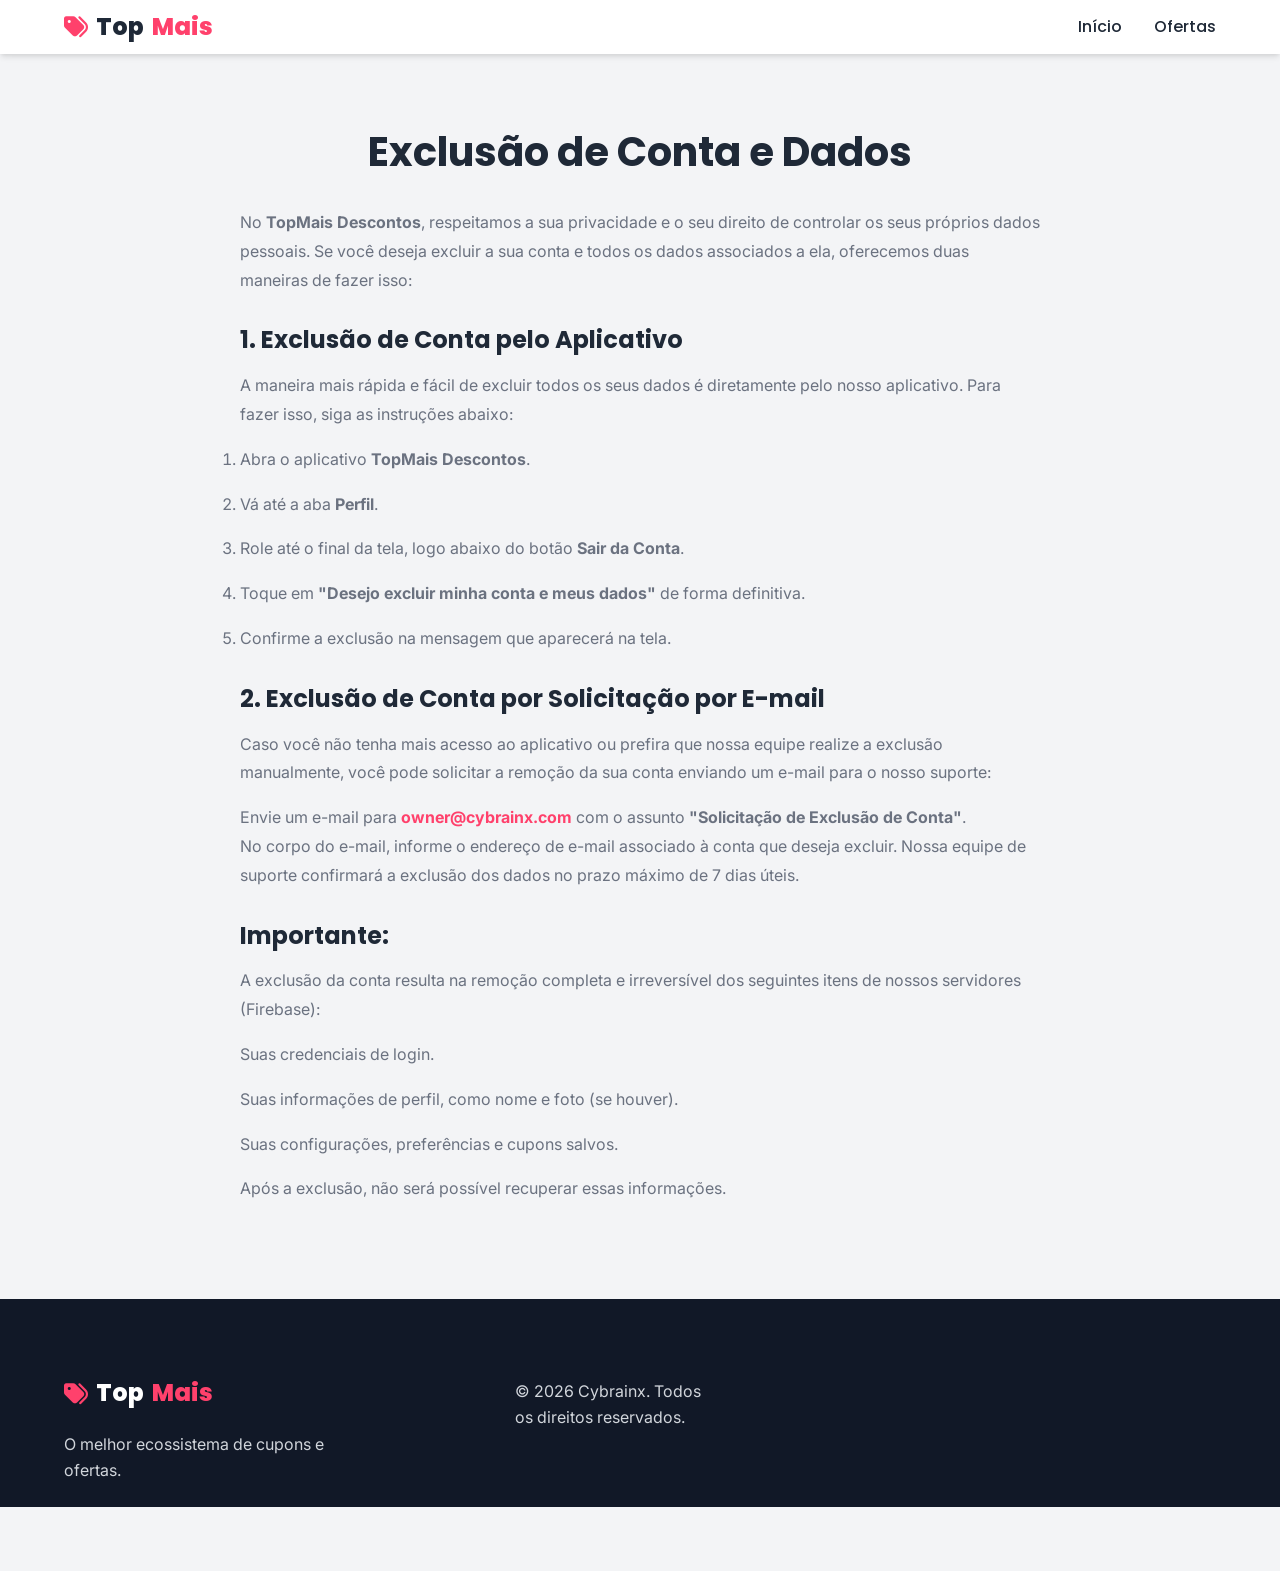
<file: delete-account.html>
<!DOCTYPE html>
<html lang="pt-BR">

<head>
    <meta charset="UTF-8">
    <meta name="viewport" content="width=device-width, initial-scale=1.0">
    <title>Excluir Conta - TopMais Descontos</title>
    <meta name="description" content="Página para solicitação de exclusão de conta e dados">
    <link rel="preconnect" href="https://fonts.googleapis.com">
    <link rel="preconnect" href="https://fonts.gstatic.com" crossorigin>
    <link
        href="https://fonts.googleapis.com/css2?family=Inter:wght@300;400;500;600;700&family=Poppins:wght@500;600;700;800&display=swap"
        rel="stylesheet">
    <link rel="stylesheet" href="https://cdnjs.cloudflare.com/ajax/libs/font-awesome/6.4.0/css/all.min.css">
    <link rel="stylesheet" href="css/style.css">
    <style>
        .legal-content {
            padding: 8rem 0 5rem;
            max-width: 800px;
            margin: 0 auto;
        }

        .legal-content h1 {
            font-size: 2.5rem;
            margin-bottom: 2rem;
            color: var(--text-dark);
            text-align: center;
        }

        .legal-content h2 {
            font-size: 1.5rem;
            margin-top: 2rem;
            margin-bottom: 1rem;
            color: var(--text-dark);
        }

        .legal-content p,
        .legal-content li {
            color: var(--text-muted);
            margin-bottom: 1rem;
            line-height: 1.8;
        }
    </style>
</head>

<body style="background-color: var(--bg-secondary);">
    <!-- Navbar -->
    <nav class="navbar scrolled" id="navbar">
        <div class="container nav-content">
            <a href="index.html" class="logo">
                <i class="fa-solid fa-tags"></i> Top<span>Mais</span>
            </a>
            <ul class="nav-links">
                <li><a href="index.html">Início</a></li>
                <li><a href="ofertas.html">Ofertas</a></li>
            </ul>
        </div>
    </nav>

    <!-- Content -->
    <main class="legal-content container">
        <h1>Exclusão de Conta e Dados</h1>

        <p>No <strong>TopMais Descontos</strong>, respeitamos a sua privacidade e o seu direito de controlar os seus
            próprios dados pessoais. Se você deseja excluir a sua conta e todos os dados associados a ela, oferecemos
            duas maneiras de fazer isso:</p>

        <h2>1. Exclusão de Conta pelo Aplicativo</h2>
        <p>A maneira mais rápida e fácil de excluir todos os seus dados é diretamente pelo nosso aplicativo. Para fazer
            isso, siga as instruções abaixo:</p>
        <ol>
            <li>Abra o aplicativo <strong>TopMais Descontos</strong>.</li>
            <li>Vá até a aba <strong>Perfil</strong>.</li>
            <li>Role até o final da tela, logo abaixo do botão <strong>Sair da Conta</strong>.</li>
            <li>Toque em <strong>"Desejo excluir minha conta e meus dados"</strong> de forma definitiva.</li>
            <li>Confirme a exclusão na mensagem que aparecerá na tela.</li>
        </ol>

        <h2>2. Exclusão de Conta por Solicitação por E-mail</h2>
        <p>Caso você não tenha mais acesso ao aplicativo ou prefira que nossa equipe realize a exclusão manualmente,
            você pode solicitar a remoção da sua conta enviando um e-mail para o nosso suporte:</p>
        <p>
            Envie um e-mail para <strong><a href="mailto:owner@cybrainx.com"
                    style="color: var(--primary);">owner@cybrainx.com</a></strong> com o assunto <strong>"Solicitação de
                Exclusão de Conta"</strong>.<br>
            No corpo do e-mail, informe o endereço de e-mail associado à conta que deseja excluir. Nossa equipe de
            suporte confirmará a exclusão dos dados no prazo máximo de 7 dias úteis.
        </p>

        <h2>Importante:</h2>
        <p>A exclusão da conta resulta na remoção completa e irreversível dos seguintes itens de nossos servidores
            (Firebase):</p>
        <ul>
            <li>Suas credenciais de login.</li>
            <li>Suas informações de perfil, como nome e foto (se houver).</li>
            <li>Suas configurações, preferências e cupons salvos.</li>
        </ul>
        <p>Após a exclusão, não será possível recuperar essas informações.</p>

    </main>

    <!-- Footer -->
    <footer class="footer">
        <div class="container">
            <div class="footer-grid">
                <div class="footer-col brand-col">
                    <a href="index.html" class="logo footer-logo">
                        <i class="fa-solid fa-tags"></i> Top<span>Mais</span>
                    </a>
                    <p>O melhor ecossistema de cupons e ofertas.</p>
                </div>
                <div class="footer-col">
                    <p>&copy; 2026 Cybrainx. Todos os direitos reservados.</p>
                </div>
            </div>
        </div>
    </footer>
</body>

</html>
</file>
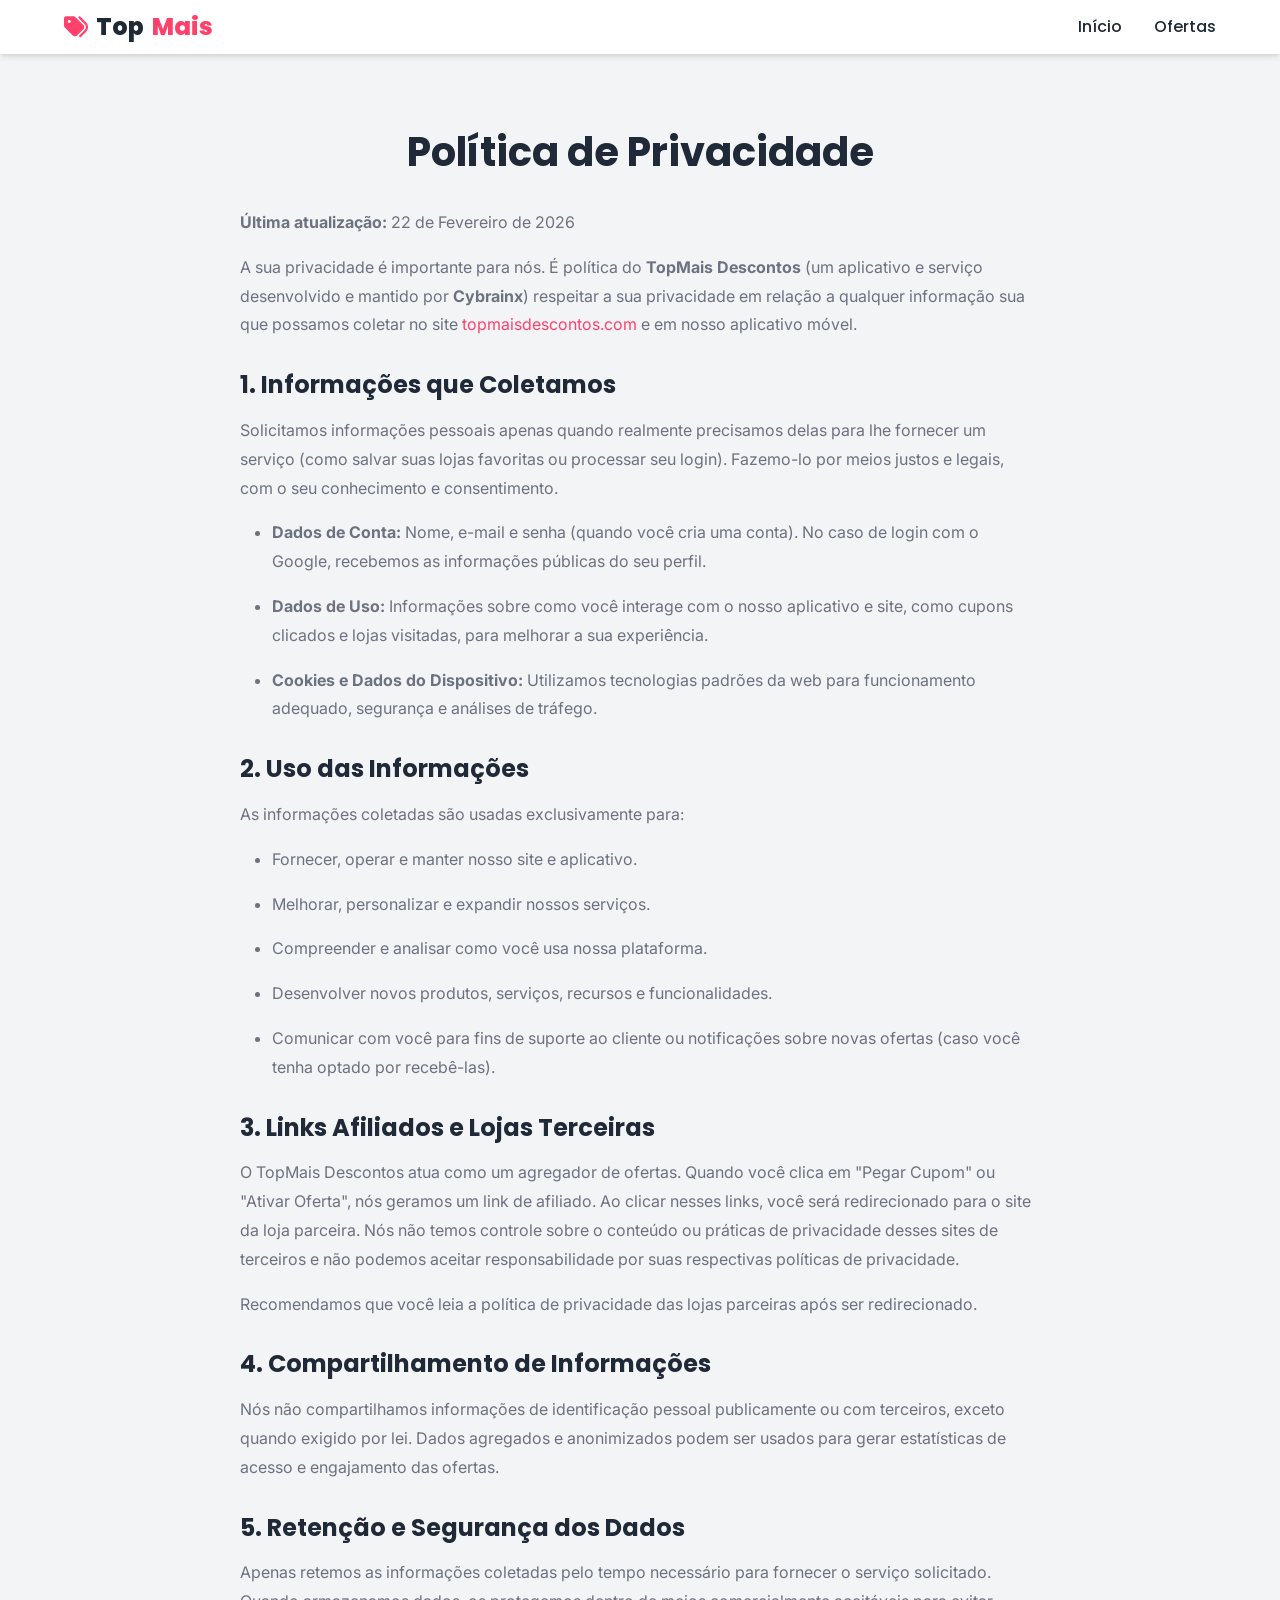
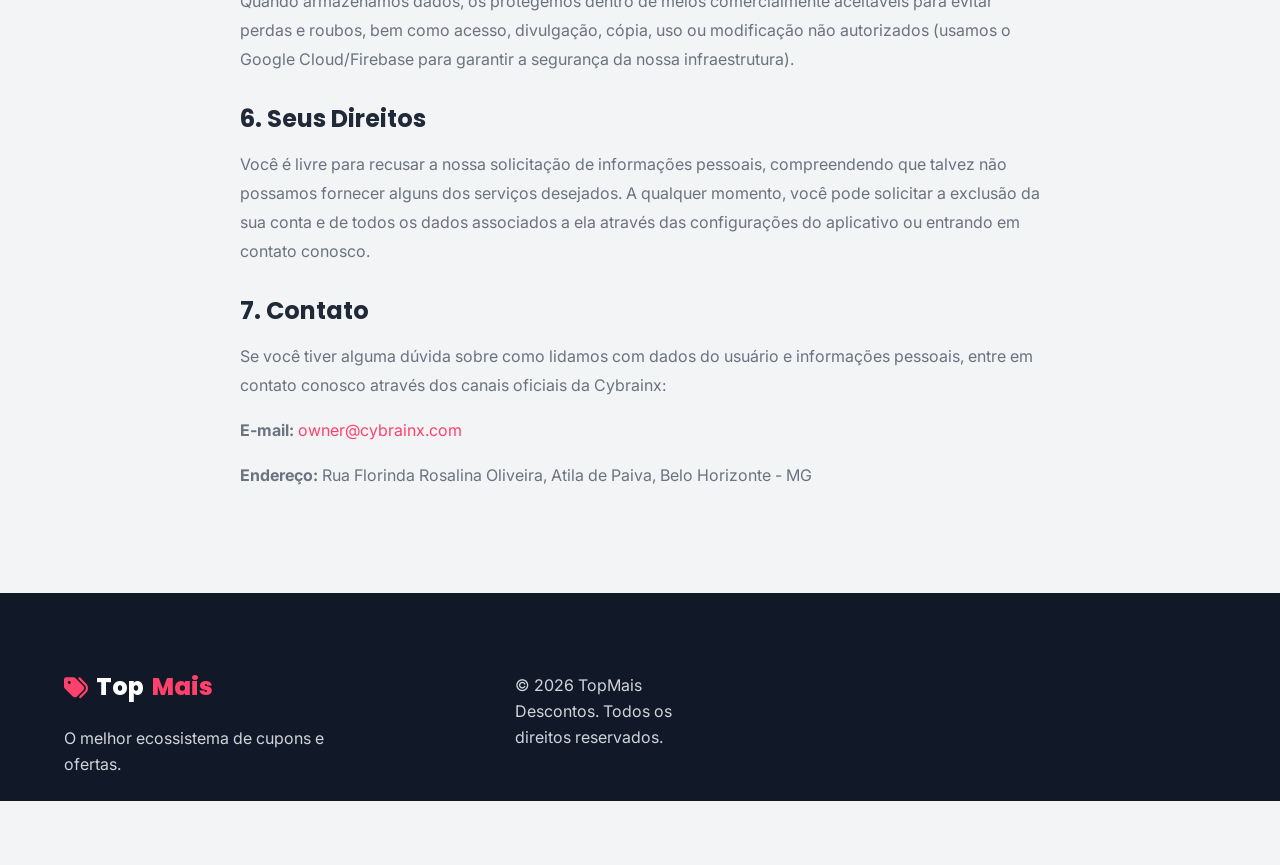
<file: privacidade.html>
<!DOCTYPE html>
<html lang="pt-BR">

<head>
    <meta charset="UTF-8">
    <meta name="viewport" content="width=device-width, initial-scale=1.0">
    <title>Política de Privacidade - TopMais Descontos</title>
    <meta name="description" content="Política de Privacidade do aplicativo e site TopMais Descontos">
    <!-- Google Fonts -->
    <link rel="preconnect" href="https://fonts.googleapis.com">
    <link rel="preconnect" href="https://fonts.gstatic.com" crossorigin>
    <link
        href="https://fonts.googleapis.com/css2?family=Inter:wght@300;400;500;600;700&family=Poppins:wght@500;600;700;800&display=swap"
        rel="stylesheet">
    <!-- Font Awesome -->
    <link rel="stylesheet" href="https://cdnjs.cloudflare.com/ajax/libs/font-awesome/6.4.0/css/all.min.css">
    <!-- Custom CSS -->
    <link rel="stylesheet" href="css/style.css">
    <style>
        .legal-content {
            padding: 8rem 0 5rem;
            max-width: 800px;
            margin: 0 auto;
        }

        .legal-content h1 {
            font-size: 2.5rem;
            margin-bottom: 2rem;
            color: var(--text-dark);
            text-align: center;
        }

        .legal-content h2 {
            font-size: 1.5rem;
            margin-top: 2rem;
            margin-bottom: 1rem;
            color: var(--text-dark);
        }

        .legal-content p,
        .legal-content li {
            color: var(--text-muted);
            margin-bottom: 1rem;
            line-height: 1.8;
        }

        .legal-content ul {
            list-style-type: disc;
            padding-left: 2rem;
            margin-bottom: 1.5rem;
        }
    </style>
</head>

<body style="background-color: var(--bg-secondary);">
    <!-- Navbar -->
    <nav class="navbar scrolled" id="navbar">
        <div class="container nav-content">
            <a href="index.html" class="logo">
                <i class="fa-solid fa-tags"></i> Top<span>Mais</span>
            </a>
            <ul class="nav-links">
                <li><a href="index.html">Início</a></li>
                <li><a href="ofertas.html">Ofertas</a></li>
            </ul>
        </div>
    </nav>

    <!-- Content -->
    <main class="legal-content container">
        <h1>Política de Privacidade</h1>
        <p><strong>Última atualização:</strong> 22 de Fevereiro de 2026</p>

        <p>A sua privacidade é importante para nós. É política do <strong>TopMais Descontos</strong> (um aplicativo e
            serviço desenvolvido e mantido por <strong>Cybrainx</strong>) respeitar a sua privacidade em relação a
            qualquer informação sua que possamos coletar
            no site <a href="https://topmaisdescontos.com" style="color: var(--primary);">topmaisdescontos.com</a> e em
            nosso aplicativo móvel.</p>

        <h2>1. Informações que Coletamos</h2>
        <p>Solicitamos informações pessoais apenas quando realmente precisamos delas para lhe fornecer um serviço (como
            salvar suas lojas favoritas ou processar seu login). Fazemo-lo por meios justos e legais, com o seu
            conhecimento e consentimento.</p>
        <ul>
            <li><strong>Dados de Conta:</strong> Nome, e-mail e senha (quando você cria uma conta). No caso de login com
                o Google, recebemos as informações públicas do seu perfil.</li>
            <li><strong>Dados de Uso:</strong> Informações sobre como você interage com o nosso aplicativo e site, como
                cupons clicados e lojas visitadas, para melhorar a sua experiência.</li>
            <li><strong>Cookies e Dados do Dispositivo:</strong> Utilizamos tecnologias padrões da web para
                funcionamento adequado, segurança e análises de tráfego.</li>
        </ul>

        <h2>2. Uso das Informações</h2>
        <p>As informações coletadas são usadas exclusivamente para:</p>
        <ul>
            <li>Fornecer, operar e manter nosso site e aplicativo.</li>
            <li>Melhorar, personalizar e expandir nossos serviços.</li>
            <li>Compreender e analisar como você usa nossa plataforma.</li>
            <li>Desenvolver novos produtos, serviços, recursos e funcionalidades.</li>
            <li>Comunicar com você para fins de suporte ao cliente ou notificações sobre novas ofertas (caso você tenha
                optado por recebê-las).</li>
        </ul>

        <h2>3. Links Afiliados e Lojas Terceiras</h2>
        <p>O TopMais Descontos atua como um agregador de ofertas. Quando você clica em "Pegar Cupom" ou "Ativar Oferta",
            nós geramos um link de afiliado. Ao clicar nesses links, você será redirecionado para o site da loja
            parceira. Nós não temos controle sobre o conteúdo ou práticas de privacidade desses sites de terceiros e não
            podemos aceitar responsabilidade por suas respectivas políticas de privacidade.</p>
        <p>Recomendamos que você leia a política de privacidade das lojas parceiras após ser redirecionado.</p>

        <h2>4. Compartilhamento de Informações</h2>
        <p>Nós não compartilhamos informações de identificação pessoal publicamente ou com terceiros, exceto quando
            exigido por lei. Dados agregados e anonimizados podem ser usados para gerar estatísticas de acesso e
            engajamento das ofertas.</p>

        <h2>5. Retenção e Segurança dos Dados</h2>
        <p>Apenas retemos as informações coletadas pelo tempo necessário para fornecer o serviço solicitado. Quando
            armazenamos dados, os protegemos dentro de meios comercialmente aceitáveis ​​para evitar perdas e roubos,
            bem como acesso, divulgação, cópia, uso ou modificação não autorizados (usamos o Google Cloud/Firebase para
            garantir a segurança da nossa infraestrutura).</p>

        <h2>6. Seus Direitos</h2>
        <p>Você é livre para recusar a nossa solicitação de informações pessoais, compreendendo que talvez não possamos
            fornecer alguns dos serviços desejados. A qualquer momento, você pode solicitar a exclusão da sua conta e de
            todos os dados associados a ela através das configurações do aplicativo ou entrando em contato conosco.</p>

        <h2>7. Contato</h2>
        <p>Se você tiver alguma dúvida sobre como lidamos com dados do usuário e informações pessoais, entre em contato
            conosco através dos canais oficiais da Cybrainx:</p>
        <ul style="list-style-type: none; padding-left: 0;">
            <li><strong>E-mail:</strong> <a href="mailto:owner@cybrainx.com"
                    style="color: var(--primary);">owner@cybrainx.com</a></li>
            <li><strong>Endereço:</strong> Rua Florinda Rosalina Oliveira, Atila de Paiva, Belo Horizonte - MG</li>
        </ul>
    </main>

    <!-- Footer -->
    <footer class="footer">
        <div class="container">
            <div class="footer-grid">
                <div class="footer-col brand-col">
                    <a href="index.html" class="logo footer-logo">
                        <i class="fa-solid fa-tags"></i> Top<span>Mais</span>
                    </a>
                    <p>O melhor ecossistema de cupons e ofertas.</p>
                </div>
                <div class="footer-col">
                    <p>&copy; 2026 TopMais Descontos. Todos os direitos reservados.</p>
                </div>
            </div>
        </div>
    </footer>
</body>

</html>
</file>
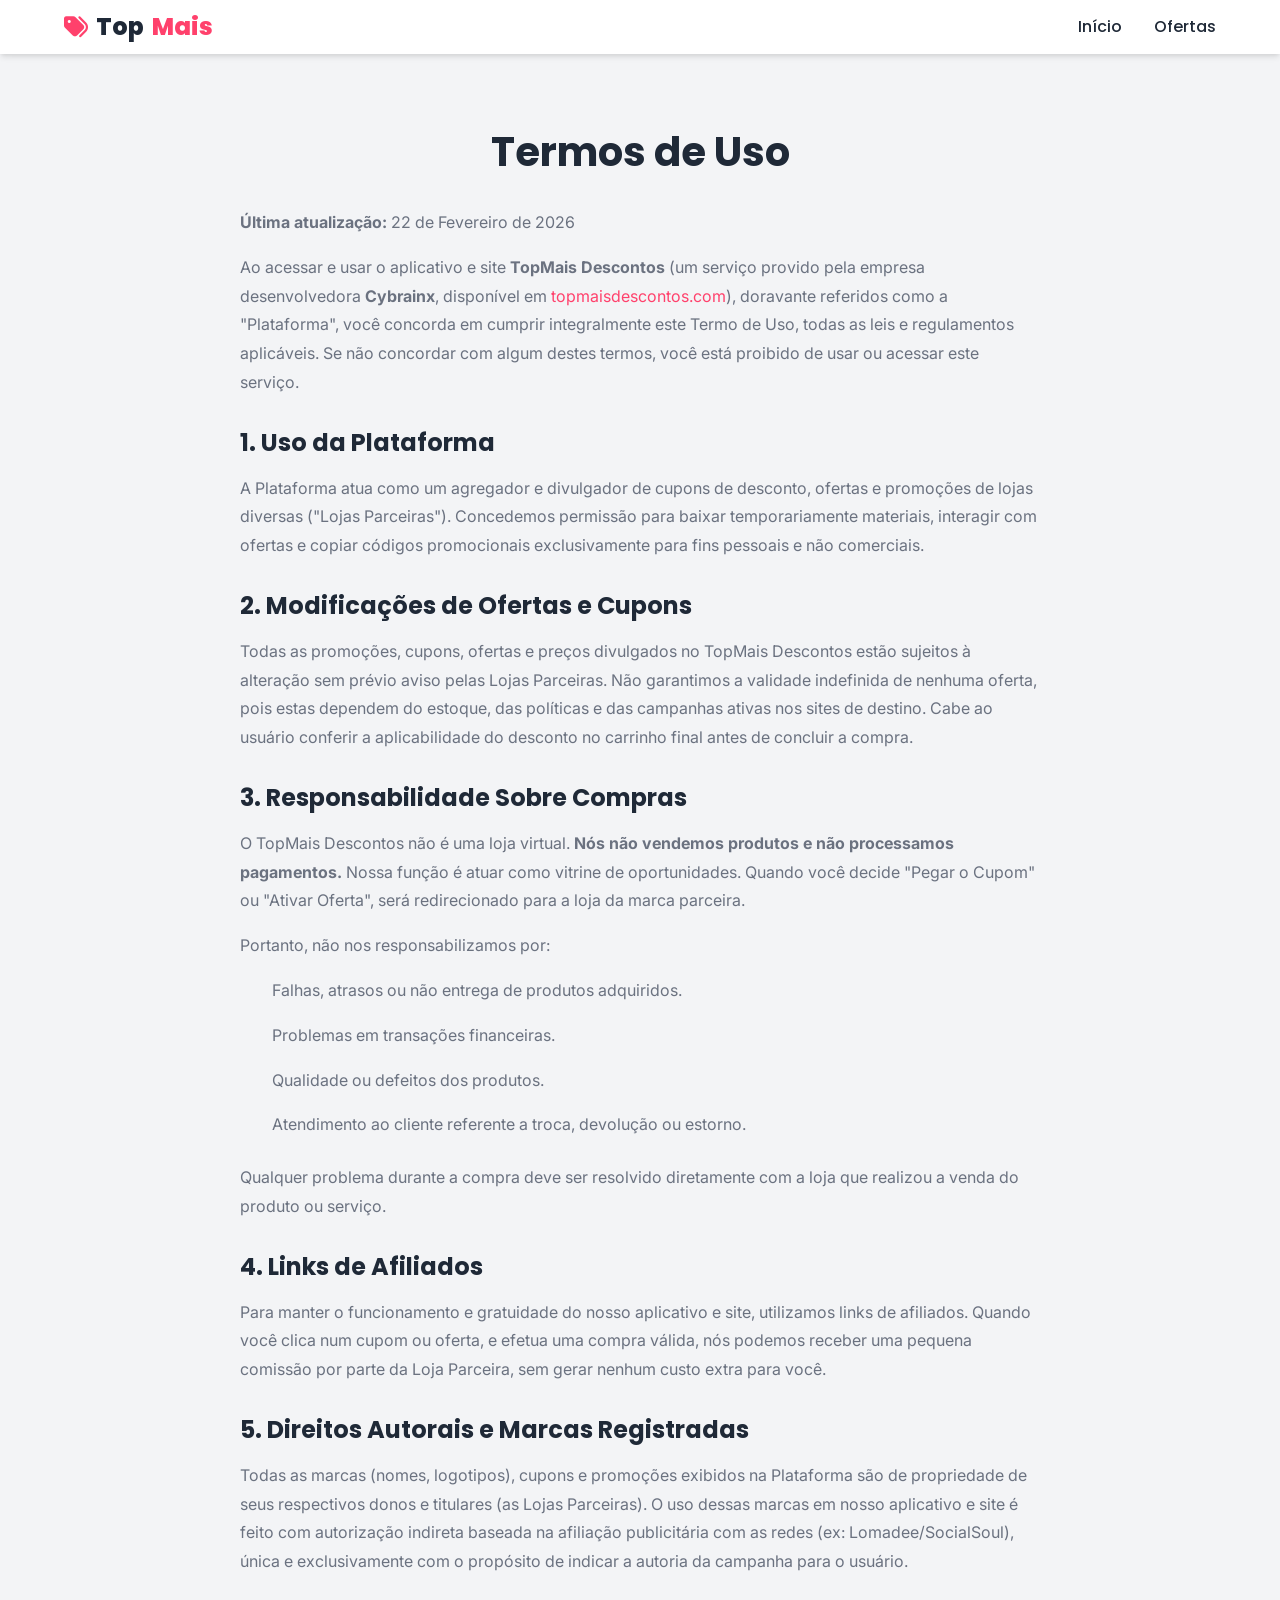
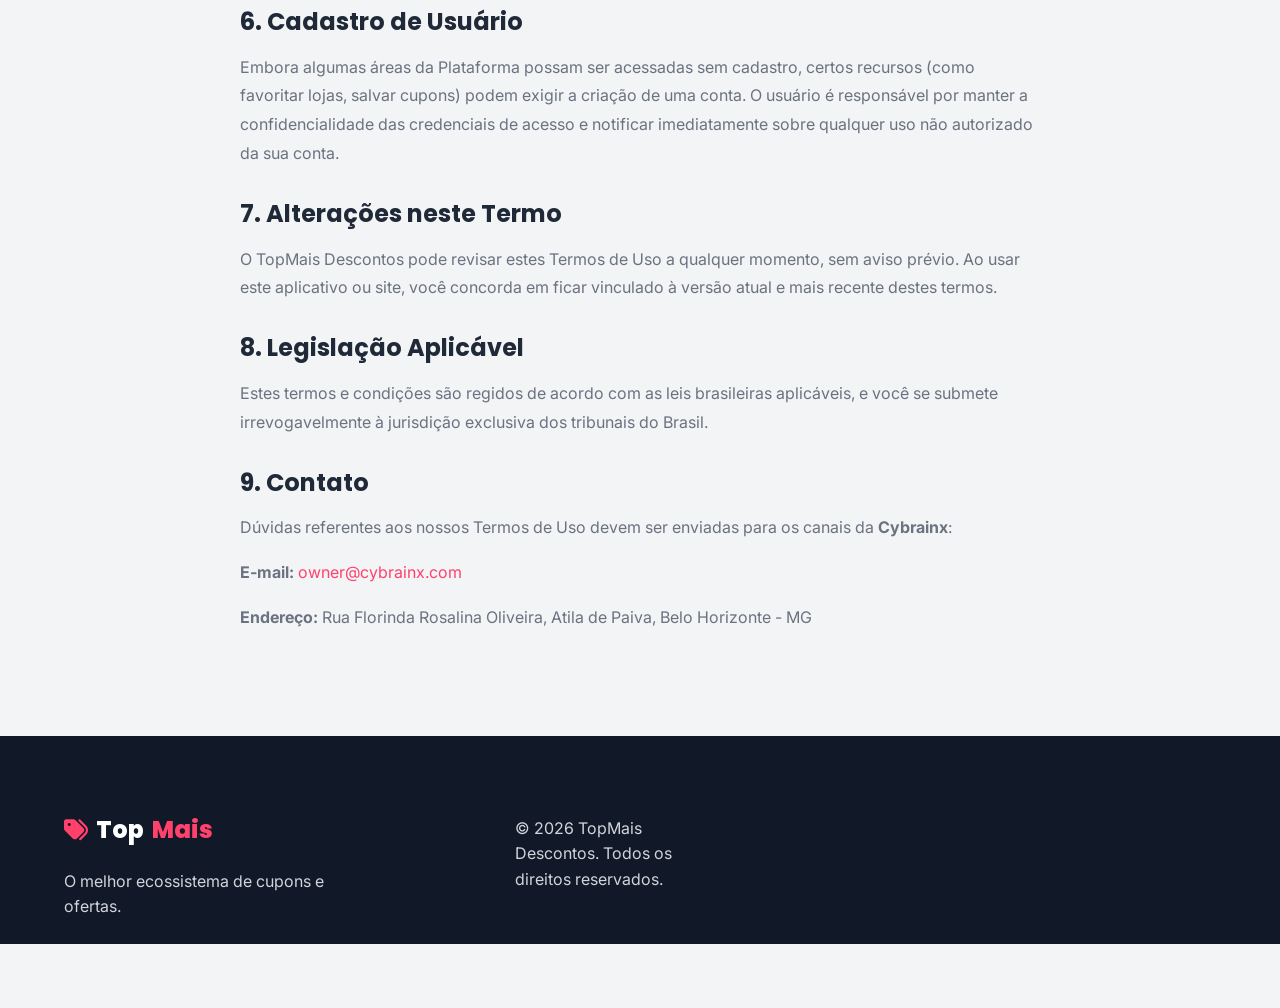
<file: termos.html>
<!DOCTYPE html>
<html lang="pt-BR">

<head>
    <meta charset="UTF-8">
    <meta name="viewport" content="width=device-width, initial-scale=1.0">
    <title>Termos de Uso - TopMais Descontos</title>
    <meta name="description" content="Termos de Uso do aplicativo e site TopMais Descontos">
    <!-- Google Fonts -->
    <link rel="preconnect" href="https://fonts.googleapis.com">
    <link rel="preconnect" href="https://fonts.gstatic.com" crossorigin>
    <link
        href="https://fonts.googleapis.com/css2?family=Inter:wght@300;400;500;600;700&family=Poppins:wght@500;600;700;800&display=swap"
        rel="stylesheet">
    <!-- Font Awesome -->
    <link rel="stylesheet" href="https://cdnjs.cloudflare.com/ajax/libs/font-awesome/6.4.0/css/all.min.css">
    <!-- Custom CSS -->
    <link rel="stylesheet" href="css/style.css">
    <style>
        .legal-content {
            padding: 8rem 0 5rem;
            max-width: 800px;
            margin: 0 auto;
        }

        .legal-content h1 {
            font-size: 2.5rem;
            margin-bottom: 2rem;
            color: var(--text-dark);
            text-align: center;
        }

        .legal-content h2 {
            font-size: 1.5rem;
            margin-top: 2rem;
            margin-bottom: 1rem;
            color: var(--text-dark);
        }

        .legal-content p,
        .legal-content li {
            color: var(--text-muted);
            margin-bottom: 1rem;
            line-height: 1.8;
        }

        .legal-content ul,
        .legal-content ol {
            padding-left: 2rem;
            margin-bottom: 1.5rem;
        }
    </style>
</head>

<body style="background-color: var(--bg-secondary);">
    <!-- Navbar -->
    <nav class="navbar scrolled" id="navbar">
        <div class="container nav-content">
            <a href="index.html" class="logo">
                <i class="fa-solid fa-tags"></i> Top<span>Mais</span>
            </a>
            <ul class="nav-links">
                <li><a href="index.html">Início</a></li>
                <li><a href="ofertas.html">Ofertas</a></li>
            </ul>
        </div>
    </nav>

    <!-- Content -->
    <main class="legal-content container">
        <h1>Termos de Uso</h1>
        <p><strong>Última atualização:</strong> 22 de Fevereiro de 2026</p>

        <p>Ao acessar e usar o aplicativo e site <strong>TopMais Descontos</strong> (um serviço provido pela empresa
            desenvolvedora <strong>Cybrainx</strong>, disponível em <a href="https://topmaisdescontos.com"
                style="color: var(--primary);">topmaisdescontos.com</a>), doravante
            referidos como a "Plataforma", você concorda em cumprir integralmente este Termo de Uso, todas as leis e
            regulamentos aplicáveis. Se não concordar com algum destes termos, você está proibido de usar ou acessar
            este serviço.</p>

        <h2>1. Uso da Plataforma</h2>
        <p>A Plataforma atua como um agregador e divulgador de cupons de desconto, ofertas e promoções de lojas diversas
            ("Lojas Parceiras"). Concedemos permissão para baixar temporariamente materiais, interagir com ofertas e
            copiar códigos promocionais exclusivamente para fins pessoais e não comerciais.</p>

        <h2>2. Modificações de Ofertas e Cupons</h2>
        <p>Todas as promoções, cupons, ofertas e preços divulgados no TopMais Descontos estão sujeitos à alteração sem
            prévio aviso pelas Lojas Parceiras. Não garantimos a validade indefinida de nenhuma oferta, pois estas
            dependem do estoque, das políticas e das campanhas ativas nos sites de destino. Cabe ao usuário conferir a
            aplicabilidade do desconto no carrinho final antes de concluir a compra.</p>

        <h2>3. Responsabilidade Sobre Compras</h2>
        <p>O TopMais Descontos não é uma loja virtual. <strong>Nós não vendemos produtos e não processamos
                pagamentos.</strong> Nossa função é atuar como vitrine de oportunidades. Quando você decide "Pegar o
            Cupom" ou "Ativar Oferta", será redirecionado para a loja da marca parceira.</p>
        <p>Portanto, não nos responsabilizamos por:</p>
        <ul>
            <li>Falhas, atrasos ou não entrega de produtos adquiridos.</li>
            <li>Problemas em transações financeiras.</li>
            <li>Qualidade ou defeitos dos produtos.</li>
            <li>Atendimento ao cliente referente a troca, devolução ou estorno.</li>
        </ul>
        <p>Qualquer problema durante a compra deve ser resolvido diretamente com a loja que realizou a venda do produto
            ou serviço.</p>

        <h2>4. Links de Afiliados</h2>
        <p>Para manter o funcionamento e gratuidade do nosso aplicativo e site, utilizamos links de afiliados. Quando
            você clica num cupom ou oferta, e efetua uma compra válida, nós podemos receber uma pequena comissão por
            parte da Loja Parceira, sem gerar nenhum custo extra para você.</p>

        <h2>5. Direitos Autorais e Marcas Registradas</h2>
        <p>Todas as marcas (nomes, logotipos), cupons e promoções exibidos na Plataforma são de propriedade de seus
            respectivos donos e titulares (as Lojas Parceiras). O uso dessas marcas em nosso aplicativo e site é feito
            com autorização indireta baseada na afiliação publicitária com as redes (ex: Lomadee/SocialSoul), única e
            exclusivamente com o propósito de indicar a autoria da campanha para o usuário.</p>

        <h2>6. Cadastro de Usuário</h2>
        <p>Embora algumas áreas da Plataforma possam ser acessadas sem cadastro, certos recursos (como favoritar lojas,
            salvar cupons) podem exigir a criação de uma conta. O usuário é responsável por manter a confidencialidade
            das credenciais de acesso e notificar imediatamente sobre qualquer uso não autorizado da sua conta.</p>

        <h2>7. Alterações neste Termo</h2>
        <p>O TopMais Descontos pode revisar estes Termos de Uso a qualquer momento, sem aviso prévio. Ao usar este
            aplicativo ou site, você concorda em ficar vinculado à versão atual e mais recente destes termos.</p>

        <h2>8. Legislação Aplicável</h2>
        <p>Estes termos e condições são regidos de acordo com as leis brasileiras aplicáveis, e você se submete
            irrevogavelmente à jurisdição exclusiva dos tribunais do Brasil.</p>

        <h2>9. Contato</h2>
        <p>Dúvidas referentes aos nossos Termos de Uso devem ser enviadas para os canais da <strong>Cybrainx</strong>:
        </p>
        <ul style="list-style-type: none; padding-left: 0;">
            <li><strong>E-mail:</strong> <a href="mailto:owner@cybrainx.com"
                    style="color: var(--primary);">owner@cybrainx.com</a></li>
            <li><strong>Endereço:</strong> Rua Florinda Rosalina Oliveira, Atila de Paiva, Belo Horizonte - MG</li>
        </ul>
    </main>

    <!-- Footer -->
    <footer class="footer">
        <div class="container">
            <div class="footer-grid">
                <div class="footer-col brand-col">
                    <a href="index.html" class="logo footer-logo">
                        <i class="fa-solid fa-tags"></i> Top<span>Mais</span>
                    </a>
                    <p>O melhor ecossistema de cupons e ofertas.</p>
                </div>
                <div class="footer-col">
                    <p>&copy; 2026 TopMais Descontos. Todos os direitos reservados.</p>
                </div>
            </div>
        </div>
    </footer>
</body>

</html>
</file>
<file: css/style.css>
/* ----------------------------------------------------
   Variables and Reset
---------------------------------------------------- */
:root {
  /* Brand Colors */
  --primary: #FF416C;
  --primary-dark: #cc2b4f;
  --secondary: #FF4B2B;
  --accent: #FCA311;
  --success: #28A745;
  --gradient: linear-gradient(135deg, var(--primary) 0%, var(--secondary) 100%);

  /* Text and Backgrounds */
  --text-dark: #1F2937;
  --text-muted: #6B7280;
  --text-light: #F9FAFB;
  --bg-primary: #FFFFFF;
  --bg-secondary: #F3F4F6;
  --bg-tertiary: #E5E7EB;

  /* Fonts */
  --font-body: 'Inter', sans-serif;
  --font-heading: 'Poppins', sans-serif;

  /* Effects */
  --shadow-sm: 0 4px 6px -1px rgba(0, 0, 0, 0.1), 0 2px 4px -1px rgba(0, 0, 0, 0.06);
  --shadow-md: 0 10px 15px -3px rgba(0, 0, 0, 0.1), 0 4px 6px -2px rgba(0, 0, 0, 0.05);
  --shadow-lg: 0 20px 25px -5px rgba(0, 0, 0, 0.1), 0 10px 10px -5px rgba(0, 0, 0, 0.04);
  --border-radius-sm: 0.375rem;
  --border-radius-md: 0.5rem;
  --border-radius-lg: 1rem;
  --border-radius-xl: 1.5rem;
  --transition: all 0.3s ease;
}

* {
  margin: 0;
  padding: 0;
  box-sizing: border-box;
}

html {
  scroll-behavior: smooth;
}

body {
  font-family: var(--font-body);
  color: var(--text-dark);
  line-height: 1.6;
  overflow-x: hidden;
  background-color: var(--bg-primary);
}

a {
  text-decoration: none;
  color: inherit;
  transition: var(--transition);
}

ul {
  list-style: none;
}

img {
  max-width: 100%;
  height: auto;
  display: block;
}

/* ----------------------------------------------------
   Typography & Utilities
---------------------------------------------------- */
h1,
h2,
h3,
h4,
.logo {
  font-family: var(--font-heading);
  font-weight: 700;
  line-height: 1.2;
}

.container {
  width: 100%;
  max-width: 1200px;
  margin: 0 auto;
  padding: 0 1.5rem;
}

.section {
  padding: 5rem 0;
}

.section-title {
  text-align: center;
  margin-bottom: 3.5rem;
}

.section-title h2 {
  font-size: 2.5rem;
  margin-bottom: 1rem;
  color: var(--text-dark);
}

.section-title h2 span {
  color: var(--primary);
  background: var(--gradient);
  -webkit-background-clip: text;
  background-clip: text;
  -webkit-text-fill-color: transparent;
}

.section-title p {
  color: var(--text-muted);
  max-width: 600px;
  margin: 0 auto;
  font-size: 1.1rem;
}

.bg-light {
  background-color: var(--bg-secondary);
}

/* ----------------------------------------------------
   Buttons
---------------------------------------------------- */
.btn {
  display: inline-flex;
  align-items: center;
  justify-content: center;
  gap: 0.5rem;
  padding: 0.6rem 1.5rem;
  font-family: var(--font-heading);
  font-weight: 600;
  border-radius: 50px;
  cursor: pointer;
  border: none;
  transition: var(--transition);
  text-align: center;
}

.btn-primary {
  background: var(--gradient);
  color: white;
  box-shadow: 0 4px 14px rgba(255, 65, 108, 0.4);
}

.btn-primary:hover {
  transform: translateY(-2px);
  box-shadow: 0 6px 20px rgba(255, 65, 108, 0.6);
}

.btn-outline {
  border: 2px solid white;
  background: transparent;
  color: white;
}

.btn-outline:hover {
  background: white;
  color: var(--text-dark);
}

.btn-large {
  padding: 1rem 2rem;
  font-size: 1.1rem;
}

/* ----------------------------------------------------
   Navbar
---------------------------------------------------- */
.navbar {
  position: fixed;
  top: 0;
  left: 0;
  width: 100%;
  padding: 1rem 0;
  z-index: 100;
  transition: var(--transition);
  background: transparent;
}

.navbar.scrolled {
  background: rgba(255, 255, 255, 0.95);
  backdrop-filter: blur(10px);
  box-shadow: var(--shadow-sm);
  padding: 0.8rem 0;
}

.nav-content {
  display: flex;
  justify-content: space-between;
  align-items: center;
}

.logo {
  font-size: 1.5rem;
  font-weight: 800;
  display: flex;
  align-items: center;
  gap: 0.5rem;
  color: var(--text-dark);
}

.logo i {
  color: var(--primary);
}

.logo span {
  color: var(--primary);
}

.navbar:not(.scrolled) .logo {
  color: white;
}

.nav-links {
  display: flex;
  gap: 2rem;
}

.nav-links li a {
  font-weight: 500;
  color: white;
  font-family: var(--font-heading);
}

.navbar.scrolled .nav-links li a {
  color: var(--text-dark);
}

.nav-links li a:hover {
  color: var(--primary);
}

.mobile-menu-btn {
  display: none;
  font-size: 1.5rem;
  background: none;
  border: none;
  cursor: pointer;
  color: white;
}

.navbar.scrolled .mobile-menu-btn {
  color: var(--text-dark);
}

.d-none-mobile {
  display: flex;
}

/* Mobile Menu */
.mobile-menu {
  position: fixed;
  top: 0;
  right: -100%;
  width: 300px;
  height: 100vh;
  background-color: white;
  box-shadow: -5px 0 15px rgba(0, 0, 0, 0.1);
  padding: 2rem;
  z-index: 1000;
  transition: var(--transition);
  display: flex;
  flex-direction: column;
}

.mobile-menu.active {
  right: 0;
}

.mobile-menu-header {
  display: flex;
  justify-content: space-between;
  align-items: center;
  margin-bottom: 3rem;
}

.mobile-menu .logo {
  color: var(--text-dark);
}

.close-menu {
  font-size: 1.5rem;
  background: none;
  border: none;
  cursor: pointer;
  color: var(--text-dark);
}

.mobile-nav-links {
  display: flex;
  flex-direction: column;
  gap: 1.5rem;
}

.mobile-nav-links li a {
  font-family: var(--font-heading);
  font-size: 1.2rem;
  font-weight: 500;
  color: var(--text-dark);
}

.mobile-nav-links li .btn {
  margin-top: 1rem;
  width: 100%;
}

/* ----------------------------------------------------
   Hero
---------------------------------------------------- */
.hero {
  position: relative;
  min-height: 100vh;
  padding: 8rem 0 5rem;
  background: linear-gradient(135deg, #17172B 0%, #2A2A4A 100%);
  color: white;
  overflow: hidden;
  display: flex;
  align-items: center;
}

.hero-bg-shapes {
  position: absolute;
  top: 0;
  left: 0;
  width: 100%;
  height: 100%;
  overflow: hidden;
  z-index: 1;
}

.shape {
  position: absolute;
  border-radius: 50%;
  filter: blur(80px);
}

.shape-1 {
  width: 400px;
  height: 400px;
  background: rgba(255, 65, 108, 0.4);
  top: -100px;
  right: -50px;
}

.shape-2 {
  width: 300px;
  height: 300px;
  background: rgba(252, 163, 17, 0.3);
  bottom: 0;
  left: -100px;
}

.shape-3 {
  width: 250px;
  height: 250px;
  background: rgba(40, 167, 69, 0.3);
  top: 30%;
  left: 20%;
}

.hero-content {
  position: relative;
  z-index: 2;
  display: grid;
  grid-template-columns: 1.2fr 1fr;
  gap: 4rem;
  align-items: center;
}

.badge {
  display: inline-block;
  background: rgba(255, 255, 255, 0.1);
  padding: 0.5rem 1rem;
  border-radius: 50px;
  font-size: 0.9rem;
  font-weight: 500;
  margin-bottom: 1.5rem;
  border: 1px solid rgba(255, 255, 255, 0.2);
}

.hero-text h1 {
  font-size: 3.5rem;
  margin-bottom: 1.5rem;
}

.hero-text h1 span {
  background: var(--gradient);
  -webkit-background-clip: text;
  background-clip: text;
  -webkit-text-fill-color: transparent;
  display: inline-block;
}

.hero-text p {
  font-size: 1.15rem;
  color: rgba(255, 255, 255, 0.8);
  margin-bottom: 2rem;
  max-width: 500px;
}

.hero-buttons {
  display: flex;
  gap: 1rem;
  margin-bottom: 3rem;
}

.trusted-by p {
  font-size: 0.9rem;
  color: rgba(255, 255, 255, 0.6);
  margin-bottom: 0.8rem;
}

.brands-row {
  display: flex;
  flex-wrap: wrap;
  gap: 1.5rem;
  align-items: center;
}

.brands-row span {
  font-weight: 600;
  opacity: 0.8;
  font-family: var(--font-heading);
}

.brands-row .and-more {
  background: rgba(255, 255, 255, 0.2);
  padding: 0.3rem 0.8rem;
  border-radius: 20px;
  font-size: 0.8rem;
  opacity: 1;
}

/* Phone Mockup css */
.hero-image {
  position: relative;
  height: 600px;
  display: flex;
  justify-content: center;
  align-items: center;
}

.phone-mockup {
  position: relative;
  width: 280px;
  height: 580px;
  background: #fff;
  border-radius: 40px;
  box-shadow: 0 25px 50px -12px rgba(0, 0, 0, 0.5);
  border: 8px solid #333;
  overflow: hidden;
  z-index: 2;
  transform: rotate(-5deg) translateY(20px);
  animation: float 6s ease-in-out infinite;
}

@keyframes float {
  0% {
    transform: rotate(-5deg) translateY(20px);
  }

  50% {
    transform: rotate(-5deg) translateY(0px);
  }

  100% {
    transform: rotate(-5deg) translateY(20px);
  }
}

.phone-notch {
  position: absolute;
  top: 0;
  left: 50%;
  transform: translateX(-50%);
  width: 120px;
  height: 25px;
  background: #333;
  border-bottom-left-radius: 15px;
  border-bottom-right-radius: 15px;
  z-index: 10;
}

.phone-screen {
  padding: 2.5rem 1rem 1rem;
  height: 100%;
  background: #f8fafc;
  display: flex;
  flex-direction: column;
  gap: 1rem;
}

.app-header {
  display: flex;
  justify-content: space-between;
  align-items: center;
  color: #1e293b;
  font-weight: 600;
}

.app-avatar {
  width: 35px;
  height: 35px;
  border-radius: 50%;
  background: #e2e8f0;
  display: flex;
  align-items: center;
  justify-content: center;
  color: #64748b;
}

.app-search {
  background: white;
  padding: 0.8rem;
  border-radius: 10px;
  display: flex;
  align-items: center;
  gap: 0.5rem;
  color: #94a3b8;
  font-size: 0.85rem;
  box-shadow: 0 2px 5px rgba(0, 0, 0, 0.05);
}

.app-section-title {
  font-size: 0.9rem;
  font-weight: 700;
  color: #334155;
  margin-bottom: -0.5rem;
}

.app-brands {
  display: flex;
  justify-content: space-between;
}

.app-brand-circle {
  width: 50px;
  height: 50px;
  border-radius: 50%;
  background: white;
  box-shadow: 0 2px 5px rgba(0, 0, 0, 0.05);
}

.app-coupon-card {
  background: white;
  border-radius: 15px;
  padding: 1rem;
  display: flex;
  flex-direction: column;
  gap: 0.8rem;
  box-shadow: 0 4px 6px rgba(0, 0, 0, 0.05);
}

.app-coupon-shop {
  height: 30px;
  width: 80px;
  background: #e0f2fe;
  border-radius: 5px;
}

.app-coupon-title {
  font-weight: 700;
  color: #0f172a;
  font-size: 1.1rem;
}

.app-coupon-btn {
  background: var(--gradient);
  color: white;
  text-align: center;
  padding: 0.6rem;
  border-radius: 8px;
  font-size: 0.8rem;
  font-weight: 700;
}

/* Floating Badges */
.floating-badge {
  position: absolute;
  background: white;
  border-radius: 15px;
  padding: 0.8rem 1rem;
  display: flex;
  align-items: center;
  gap: 1rem;
  box-shadow: 0 10px 25px rgba(0, 0, 0, 0.15);
  z-index: 3;
}

.badge-icon {
  width: 40px;
  height: 40px;
  border-radius: 50%;
  display: flex;
  align-items: center;
  justify-content: center;
  font-size: 1.2rem;
}

.badge-text strong {
  display: block;
  color: var(--text-dark);
  font-size: 1rem;
  line-height: 1.2;
}

.badge-text span {
  font-size: 0.75rem;
  color: var(--text-muted);
}

.badge-1 {
  top: 15%;
  right: -20px;
  animation: float 5s ease-in-out infinite reverse;
}

.badge-1 .badge-icon {
  background: #e6f4ea;
  color: var(--success);
}

.badge-2 {
  bottom: 20%;
  left: -40px;
  animation: float 7s ease-in-out infinite;
}

.badge-2 .badge-icon {
  background: #fce4e4;
  color: var(--primary);
}

/* ----------------------------------------------------
   Features
---------------------------------------------------- */
.features-grid {
  display: grid;
  grid-template-columns: repeat(auto-fit, minmax(250px, 1fr));
  gap: 2rem;
}

.feature-card {
  background: white;
  padding: 2.5rem 1.5rem;
  border-radius: var(--border-radius-lg);
  box-shadow: var(--shadow-sm);
  transition: var(--transition);
  border: 1px solid var(--bg-tertiary);
}

.feature-card:hover {
  transform: translateY(-10px);
  box-shadow: var(--shadow-lg);
  border-color: rgba(255, 65, 108, 0.2);
}

.feature-icon {
  width: 60px;
  height: 60px;
  background: linear-gradient(135deg, rgba(255, 65, 108, 0.1) 0%, rgba(255, 75, 43, 0.1) 100%);
  color: var(--primary);
  border-radius: 15px;
  display: flex;
  align-items: center;
  justify-content: center;
  font-size: 1.8rem;
  margin-bottom: 1.5rem;
}

.feature-card h3 {
  font-size: 1.3rem;
  margin-bottom: 1rem;
  color: var(--text-dark);
}

.feature-card p {
  color: var(--text-muted);
}

/* ----------------------------------------------------
   How It Works
---------------------------------------------------- */
.how-it-works-content {
  display: grid;
  grid-template-columns: 1fr 1fr;
  gap: 4rem;
  align-items: center;
}

.how-it-works-text h2 {
  font-size: 2.5rem;
  margin-bottom: 2.5rem;
}

.steps {
  display: flex;
  flex-direction: column;
  gap: 2rem;
}

.step {
  display: flex;
  gap: 1.5rem;
}

.step-number {
  width: 50px;
  height: 50px;
  background: var(--gradient);
  color: white;
  border-radius: 50%;
  display: flex;
  align-items: center;
  justify-content: center;
  font-size: 1.5rem;
  font-weight: 700;
  flex-shrink: 0;
  box-shadow: var(--shadow-sm);
}

.step-info h3 {
  font-size: 1.3rem;
  margin-bottom: 0.5rem;
  color: var(--text-dark);
}

.step-info p {
  color: var(--text-muted);
}

.how-it-works-image {
  position: relative;
  display: flex;
  justify-content: center;
}

.circle-bg {
  position: absolute;
  width: 100%;
  aspect-ratio: 1/1;
  background: var(--gradient);
  opacity: 0.1;
  border-radius: 50%;
  top: 50%;
  left: 50%;
  transform: translate(-50%, -50%);
  z-index: 1;
}

/* ----------------------------------------------------
   Download Section
---------------------------------------------------- */
.download {
  background: linear-gradient(135deg, #FF416C 0%, #FF4B2B 100%);
  color: white;
}

.download-content {
  text-align: center;
  max-width: 800px;
  margin: 0 auto;
}

.download-content h2 {
  font-size: 3rem;
  margin-bottom: 1rem;
}

.download-content p {
  font-size: 1.2rem;
  margin-bottom: 2.5rem;
  opacity: 0.9;
}

.download-buttons {
  display: flex;
  justify-content: center;
  gap: 1.5rem;
  flex-wrap: wrap;
}

.store-btn {
  display: flex;
  align-items: center;
  background: #111;
  color: white;
  padding: 0.8rem 1.5rem;
  border-radius: 12px;
  gap: 1rem;
  transition: var(--transition);
}

.store-btn:hover {
  transform: translateY(-3px);
  box-shadow: 0 10px 20px rgba(0, 0, 0, 0.2);
}

.store-btn i {
  font-size: 2.2rem;
}

.store-info {
  display: flex;
  flex-direction: column;
  align-items: flex-start;
}

.store-info span {
  font-size: 0.7rem;
  text-transform: uppercase;
}

.store-info strong {
  font-size: 1.2rem;
  line-height: 1.1;
  font-family: var(--font-heading);
}

/* ----------------------------------------------------
   Footer
---------------------------------------------------- */
.footer {
  background-color: #111827;
  color: #D1D5DB;
  padding: 5rem 0 0;
}

.footer-grid {
  display: grid;
  grid-template-columns: 2fr 1fr 1fr 1fr;
  gap: 3rem;
  margin-bottom: 4rem;
}

.brand-col p {
  margin: 1.5rem 0;
  max-width: 300px;
}

.footer-logo {
  color: white !important;
}

.social-links {
  display: flex;
  gap: 1rem;
}

.social-links a {
  width: 40px;
  height: 40px;
  background: rgba(255, 255, 255, 0.1);
  display: flex;
  align-items: center;
  justify-content: center;
  border-radius: 50%;
  color: white;
  transition: var(--transition);
}

.social-links a:hover {
  background: var(--primary);
  transform: translateY(-3px);
}

.footer-col h4 {
  color: white;
  font-size: 1.2rem;
  margin-bottom: 1.5rem;
}

.footer-col ul {
  display: flex;
  flex-direction: column;
  gap: 0.8rem;
}

.footer-col ul li a:hover {
  color: var(--primary);
}

.footer-bottom {
  border-top: 1px solid rgba(255, 255, 255, 0.1);
  padding: 1.5rem 0;
  text-align: center;
  font-size: 0.9rem;
}

/* ----------------------------------------------------
   Offers Section (App Simulation)
---------------------------------------------------- */
.app-simulation-container {
  max-width: 900px;
  margin: 0 auto;
  background: white;
  border-radius: var(--border-radius-xl);
  padding: 2rem;
  box-shadow: var(--shadow-md);
  border: 1px solid var(--bg-tertiary);
}

.categories-wrapper {
  margin-bottom: 2rem;
}

.categories-scroll {
  display: flex;
  gap: 1rem;
  overflow-x: auto;
  padding-bottom: 0.5rem;
  scrollbar-width: none;
  /* Firefox */
}

.categories-scroll::-webkit-scrollbar {
  display: none;
  /* Chrome/Safari */
}

.category-pill {
  padding: 0.6rem 1.2rem;
  background: var(--bg-secondary);
  border-radius: 50px;
  font-size: 0.9rem;
  font-weight: 500;
  white-space: nowrap;
  cursor: pointer;
  transition: var(--transition);
  color: var(--text-muted);
  border: 1px solid transparent;
}

.category-pill:hover {
  background: var(--bg-tertiary);
}

.category-pill.active {
  background: var(--gradient);
  color: white;
  box-shadow: 0 4px 10px rgba(255, 65, 108, 0.3);
}

.section-header {
  margin-bottom: 1.5rem;
  display: flex;
  justify-content: space-between;
  align-items: center;
}

.section-header h3 {
  font-size: 1.2rem;
  color: var(--text-dark);
}

.brands-section {
  margin-bottom: 3rem;
}

.brands-scroll {
  display: flex;
  gap: 1.5rem;
  overflow-x: auto;
  padding: 0.5rem 0.5rem 1rem 0.5rem;
  margin: -0.5rem;
  scrollbar-width: thin;
  scrollbar-color: var(--bg-tertiary) transparent;
}

.brands-scroll::-webkit-scrollbar {
  height: 6px;
}

.brands-scroll::-webkit-scrollbar-track {
  background: transparent;
}

.brands-scroll::-webkit-scrollbar-thumb {
  background-color: var(--bg-tertiary);
  border-radius: 20px;
}

.brand-card {
  width: 80px;
  flex-shrink: 0;
  display: flex;
  flex-direction: column;
  align-items: center;
  gap: 0.5rem;
  cursor: pointer;
  transition: var(--transition);
}

.brand-card:hover {
  transform: translateY(-5px);
}

.brand-logo-container {
  width: 70px;
  height: 70px;
  border-radius: 50%;
  background: white;
  box-shadow: var(--shadow-sm);
  display: flex;
  align-items: center;
  justify-content: center;
  overflow: hidden;
  border: 1px solid var(--bg-tertiary);
}

.brand-card span {
  font-size: 0.8rem;
  font-weight: 500;
  color: var(--text-dark);
  text-align: center;
  width: 100%;
  white-space: nowrap;
  overflow: hidden;
  text-overflow: ellipsis;
}

.coupons-grid {
  display: grid;
  grid-template-columns: repeat(auto-fill, minmax(280px, 1fr));
  gap: 1.5rem;
}

.coupon-item {
  background: white;
  border-radius: var(--border-radius-lg);
  padding: 1.5rem;
  box-shadow: var(--shadow-sm);
  border: 1px solid var(--bg-tertiary);
  transition: var(--transition);
  display: flex;
  flex-direction: column;
  gap: 1rem;
}

.coupon-item:hover {
  transform: translateY(-5px);
  box-shadow: var(--shadow-md);
  border-color: rgba(255, 65, 108, 0.2);
}

.coupon-header {
  display: flex;
  justify-content: space-between;
  align-items: flex-start;
}

.coupon-brand-logo {
  width: 50px;
  height: 50px;
  border-radius: 10px;
  background: var(--bg-secondary);
  display: flex;
  align-items: center;
  justify-content: center;
  border: 1px solid var(--bg-tertiary);
}

.coupon-badge {
  background: #e6f4ea;
  color: var(--success);
  padding: 0.3rem 0.6rem;
  border-radius: 5px;
  font-size: 0.75rem;
  font-weight: 600;
}

.coupon-title {
  font-size: 1.1rem;
  font-weight: 600;
  color: var(--text-dark);
  line-height: 1.4;
}

.coupon-desc {
  font-size: 0.85rem;
  color: var(--text-muted);
}

.coupon-footer {
  margin-top: auto;
  padding-top: 1rem;
  border-top: 1px dashed var(--bg-tertiary);
  display: flex;
  align-items: center;
  justify-content: space-between;
}

.coupon-type {
  font-size: 0.8rem;
  font-weight: 600;
  display: flex;
  align-items: center;
  gap: 0.4rem;
}

.type-code {
  color: var(--primary);
}

.type-offer {
  color: var(--accent);
}

.coupon-action-btn {
  background: var(--bg-secondary);
  color: var(--text-dark);
  border: none;
  padding: 0.5rem 1rem;
  border-radius: 8px;
  font-weight: 600;
  font-size: 0.85rem;
  cursor: pointer;
  transition: var(--transition);
}

.coupon-item:hover .coupon-action-btn {
  background: var(--gradient);
  color: white;
}

/* ----------------------------------------------------
   Media Queries
---------------------------------------------------- */
@media (max-width: 992px) {
  .hero-content {
    grid-template-columns: 1fr;
    text-align: center;
  }

  .hero-text {
    margin: 0 auto;
  }

  .hero-buttons {
    justify-content: center;
  }

  .brands-row {
    justify-content: center;
  }

  .how-it-works-content {
    grid-template-columns: 1fr;
  }

  .how-it-works-text h2 {
    text-align: center;
  }

  .how-it-works-image {
    margin-top: 3rem;
  }

  .footer-grid {
    grid-template-columns: 1fr 1fr;
  }
}

@media (max-width: 768px) {
  .hero-text h1 {
    font-size: 2.8rem;
  }

  .nav-links,
  .d-none-mobile {
    display: none;
  }

  .mobile-menu-btn {
    display: block;
  }

  .footer-grid {
    grid-template-columns: 1fr;
  }

  .section-title h2 {
    font-size: 2rem;
  }

  .hero-buttons {
    flex-direction: column;
  }

  .hero-image {
    display: none;
    /* Hide phone mockup on mobile to save space */
  }
}
</file>
